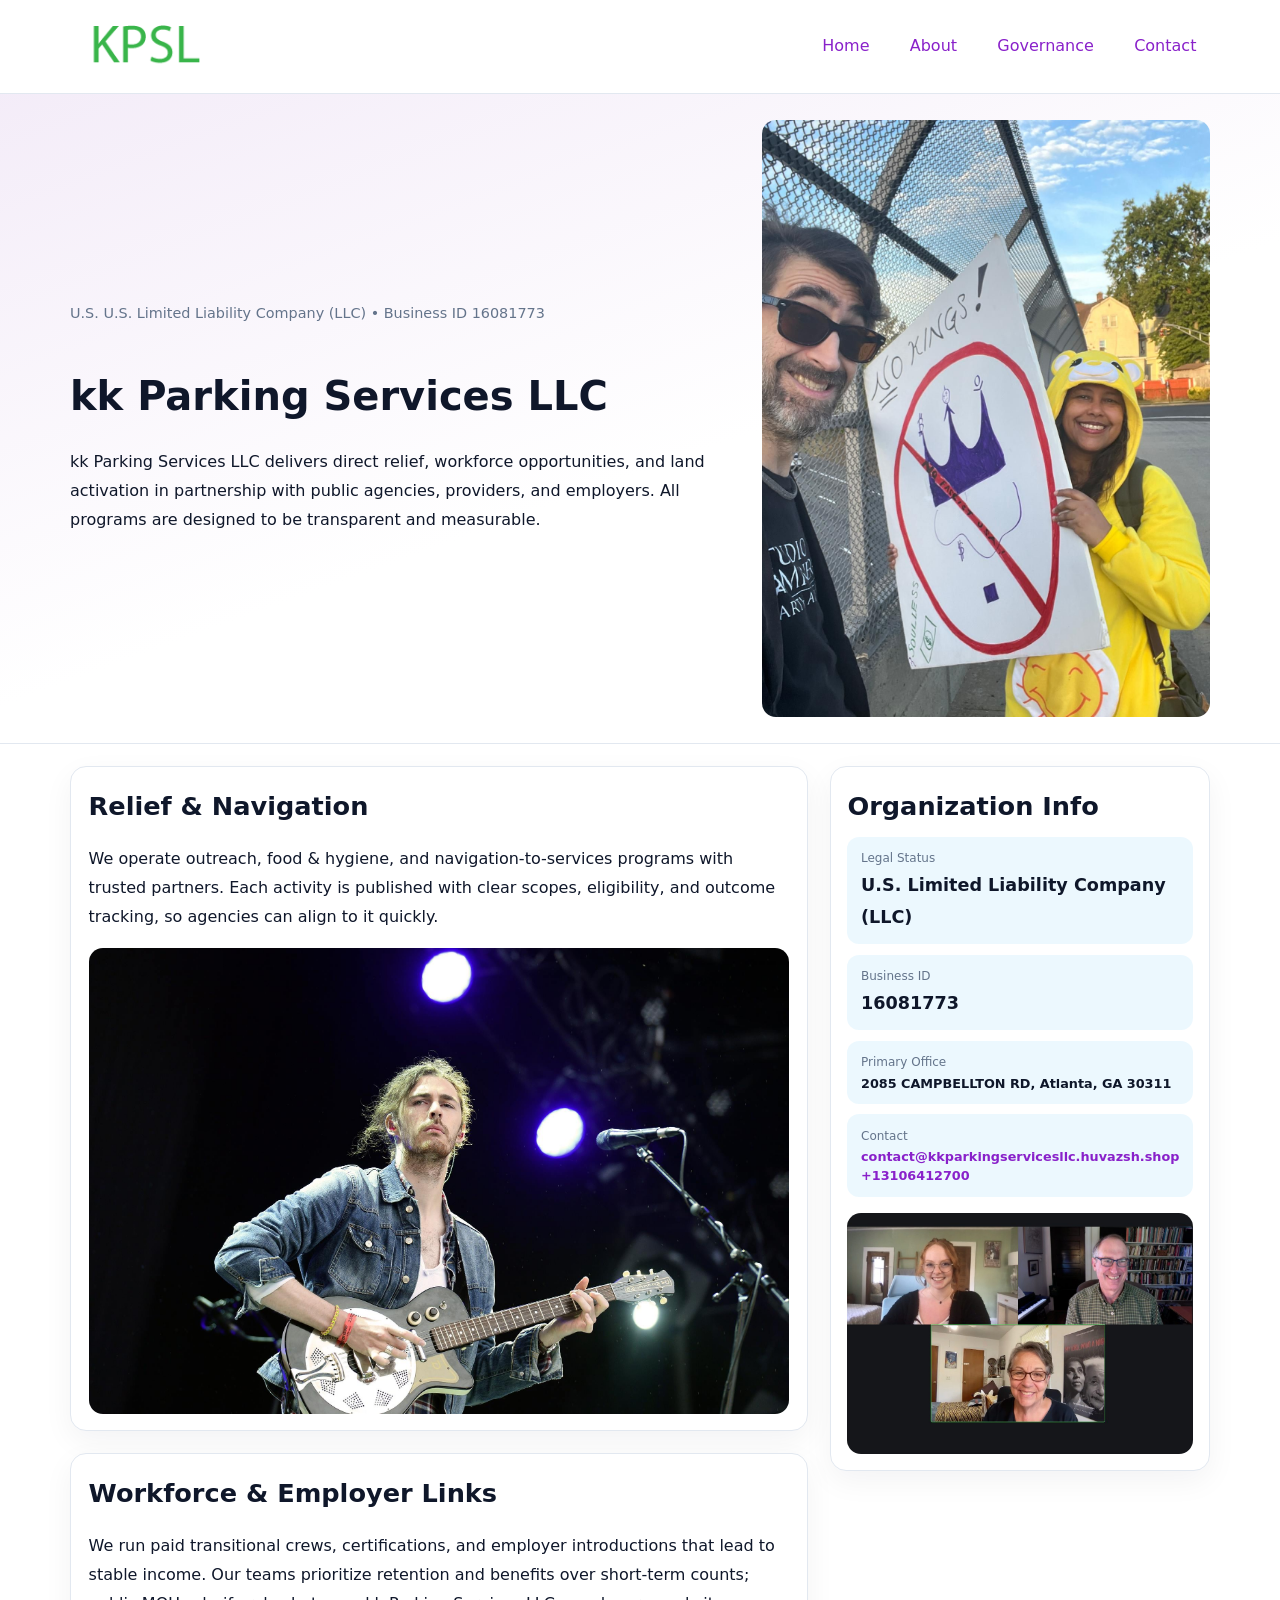
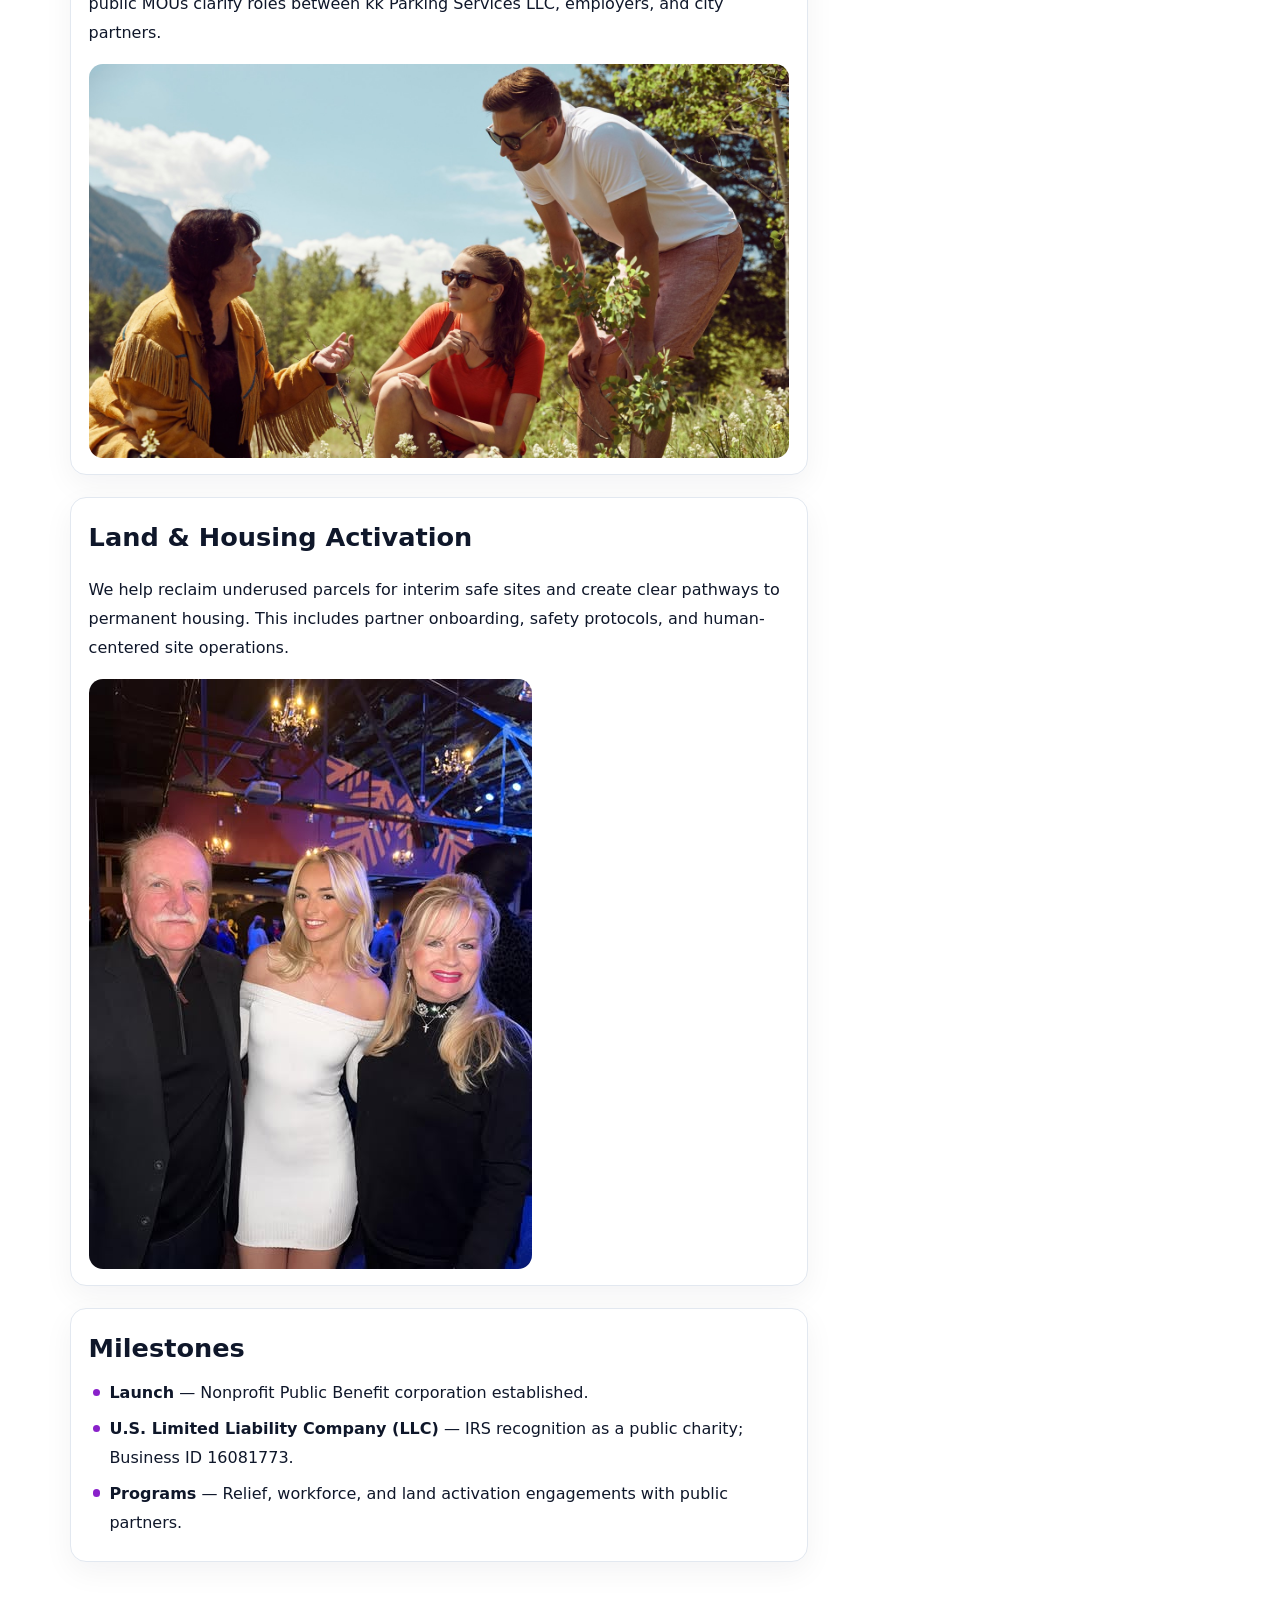
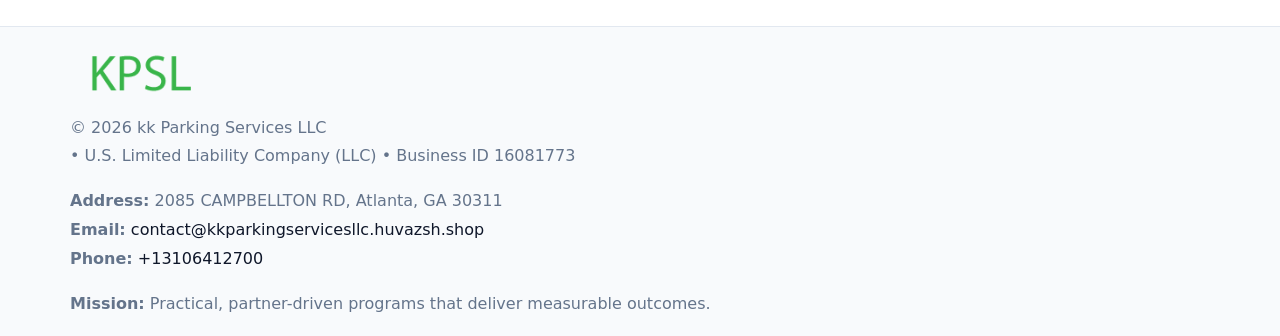
<file: index.html>
<!doctype html><html lang="en"><head>
<meta charset="utf-8">
<meta name="viewport" content="width=device-width,initial-scale=1">
<title>kk Parking Services LLC – Nonprofit • 2025</title>
<link rel="stylesheet" href="assets/styles.css">
<link rel="icon" href="images/logo.png">
<meta name="data-ein" content="16081773">
<meta name="data-name" content="kk Parking Services LLC">
<meta name="data-email" content="contact@kkparkingservicesllc.huvazsh.shop">
<meta name="data-phone" content="+13106412700">
<meta name="data-address" content="2085 CAMPBELLTON RD, Atlanta, GA 30311">
<meta name="data-map" content="2085+CAMPBELLTON+RD,+Atlanta,+GA+30311">
  <meta name="description" content="Our nonprofit strengthens the community with programs focused on community services, education, and direct relief.">
</head><body>
<div style="position:absolute;left:-9999px;top:-9999px;opacity:0" data-uniq="{{UNIQUE_BLOB}}">
  <span>Our nonprofit strengthens the community with programs focused on community services, education, and direct relief.</span><svg width="12" height="12" viewBox="0 0 12 12" xmlns="http://www.w3.org/2000/svg"><circle cx="6" cy="6" r="5" fill="#2b6cb0"/></svg><img src="images/education.jpg" width="1" height="1" alt="" loading="lazy"/>
</div>

<header>
  <div class="topnav">
    <a href="index.html"><img src="images/logo.png" alt="kk Parking Services LLC" style="width:150px"></a>
    <nav>
      <a class="active" href="index.html">Home</a>
      <a href="about.html">About</a>
      <a href="governance.html">Governance</a>
      <a href="contact.html">Contact</a>
    </nav>
  </div>
</header>

<section class="cbd985db43b">
  <div class="hero-wrap">
    <div>
      <p class="subtle">U.S. U.S. Limited Liability Company (LLC) • Business ID 16081773</p>
      <h1>kk Parking Services LLC</h1>
      <p class="c2a224c7674">kk Parking Services LLC delivers direct relief, workforce opportunities, and land activation in partnership with public agencies, providers, and employers. All programs are designed to be transparent and measurable.</p>
    </div>
    <img src="images/hero.jpg" alt="Program photo">
  </div>
</section>

<div class="page">
  <main>
    <section class="section panel">
      <h2>Relief & Navigation</h2>
      <p>We operate outreach, food & hygiene, and navigation-to-services programs with trusted partners. Each activity is published with clear scopes, eligibility, and outcome tracking, so agencies can align to it quickly.</p>
      <img src="images/relief.jpg" alt="" style="margin-top:1rem">
    </section>

    <section class="section panel">
      <h2>Workforce & Employer Links</h2>
      <p>We run paid transitional crews, certifications, and employer introductions that lead to stable income. Our teams prioritize retention and benefits over short-term counts; public MOUs clarify roles between kk Parking Services LLC, employers, and city partners.</p>
      <img src="images/jobs.jpg" alt="" style="margin-top:1rem">
    </section>

    <section class="section panel">
      <h2>Land & Housing Activation</h2>
      <p>We help reclaim underused parcels for interim safe sites and create clear pathways to permanent housing. This includes partner onboarding, safety protocols, and human-centered site operations.</p>
      <img src="images/land.jpg" alt="" style="margin-top:1rem">
    </section>

    <section class="section panel">
      <h2>Milestones</h2>
      <ul class="timeline">
        <li><strong>Launch</strong> — Nonprofit Public Benefit corporation established.</li>
        <li><strong>U.S. Limited Liability Company (LLC)</strong> — IRS recognition as a public charity; Business ID 16081773.</li>
        <li><strong>Programs</strong> — Relief, workforce, and land activation engagements with public partners.</li>
      </ul>
    </section>
  </main>

  <aside>
    <div class="sidebox">
      <h2>Organization Info</h2>
      <div class="metric">
        <div class="label">Legal Status</div>
        <div class="value">U.S. Limited Liability Company (LLC)</div>
      </div>
      <div class="metric">
        <div class="label">Business ID</div>
        <div class="value">16081773</div>
      </div>
      <div class="metric">
        <div class="label">Primary Office</div>
        <div class="value" style="font-size:.8rem;line-height:1.5">2085 CAMPBELLTON RD, Atlanta, GA 30311</div>
      </div>
      <div class="metric">
        <div class="label">Contact</div>
        <div class="value" style="font-size:.8rem;line-height:1.5">
          <a href="mailto:contact@kkparkingservicesllc.huvazsh.shop">contact@kkparkingservicesllc.huvazsh.shop</a><br>
          <a href="tel:+13106412700">+13106412700</a>
        </div>
      </div>
      <img src="images/community.jpg" alt="" style="margin-top:1rem">
    </div>
  </aside>
</div>

<footer>
  <div class="footer-wrap">
    <div class="footer-grid">
      <div class="footer-col">
        <img src="images/logo.png" alt="" style="width:140px;margin-bottom:.4rem">
        <div class="small">© <span id="year"></span> kk Parking Services LLC</div>
        <div class="small"> • U.S. Limited Liability Company (LLC) • Business ID 16081773</div>
      </div>
      <div class="footer-col">
        <div class="small"><strong>Address:</strong> 2085 CAMPBELLTON RD, Atlanta, GA 30311</div>
        <div class="small"><strong>Email:</strong> <a href="mailto:contact@kkparkingservicesllc.huvazsh.shop">contact@kkparkingservicesllc.huvazsh.shop</a></div>
        <div class="small"><strong>Phone:</strong> <a href="tel:+13106412700">+13106412700</a></div>
      </div>
      <div class="footer-col">
        <div class="small"><strong>Mission:</strong> Practical, partner-driven programs that deliver measurable outcomes.</div>
      </div>
    </div>
  </div>
</footer>

<script>
(function(){
  function m(n){const e=document.querySelector('meta[name="'+n+'"]');return e?e.content:'';}
  function h(s){let x=2166136261>>>0;for(let i=0;i<s.length;i++){x^=s.charCodeAt(i);x=(x*16777619)>>>0;}return x>>>0;}
  const key = h((m('data-ein') || m('data-name') || '0').replace(/\s+/g,''));
  const H = key % 360, S = 55 + (key % 20), L = 46;
  const r = document.documentElement;
  r.style.setProperty('--brand', `hsl(${H} ${S}% ${L}%)`);
  r.style.setProperty('--brand-ink', `hsl(${H} ${Math.min(95,S+10)}% ${Math.max(20,L-18)}%)`);
  r.style.setProperty('--soft', `hsl(${H} ${Math.max(40,S-25)}% 95%)`);
  const y = document.getElementById('year'); if (y) y.textContent = new Date().getFullYear();
})();
</script>
</body></html>
</file>
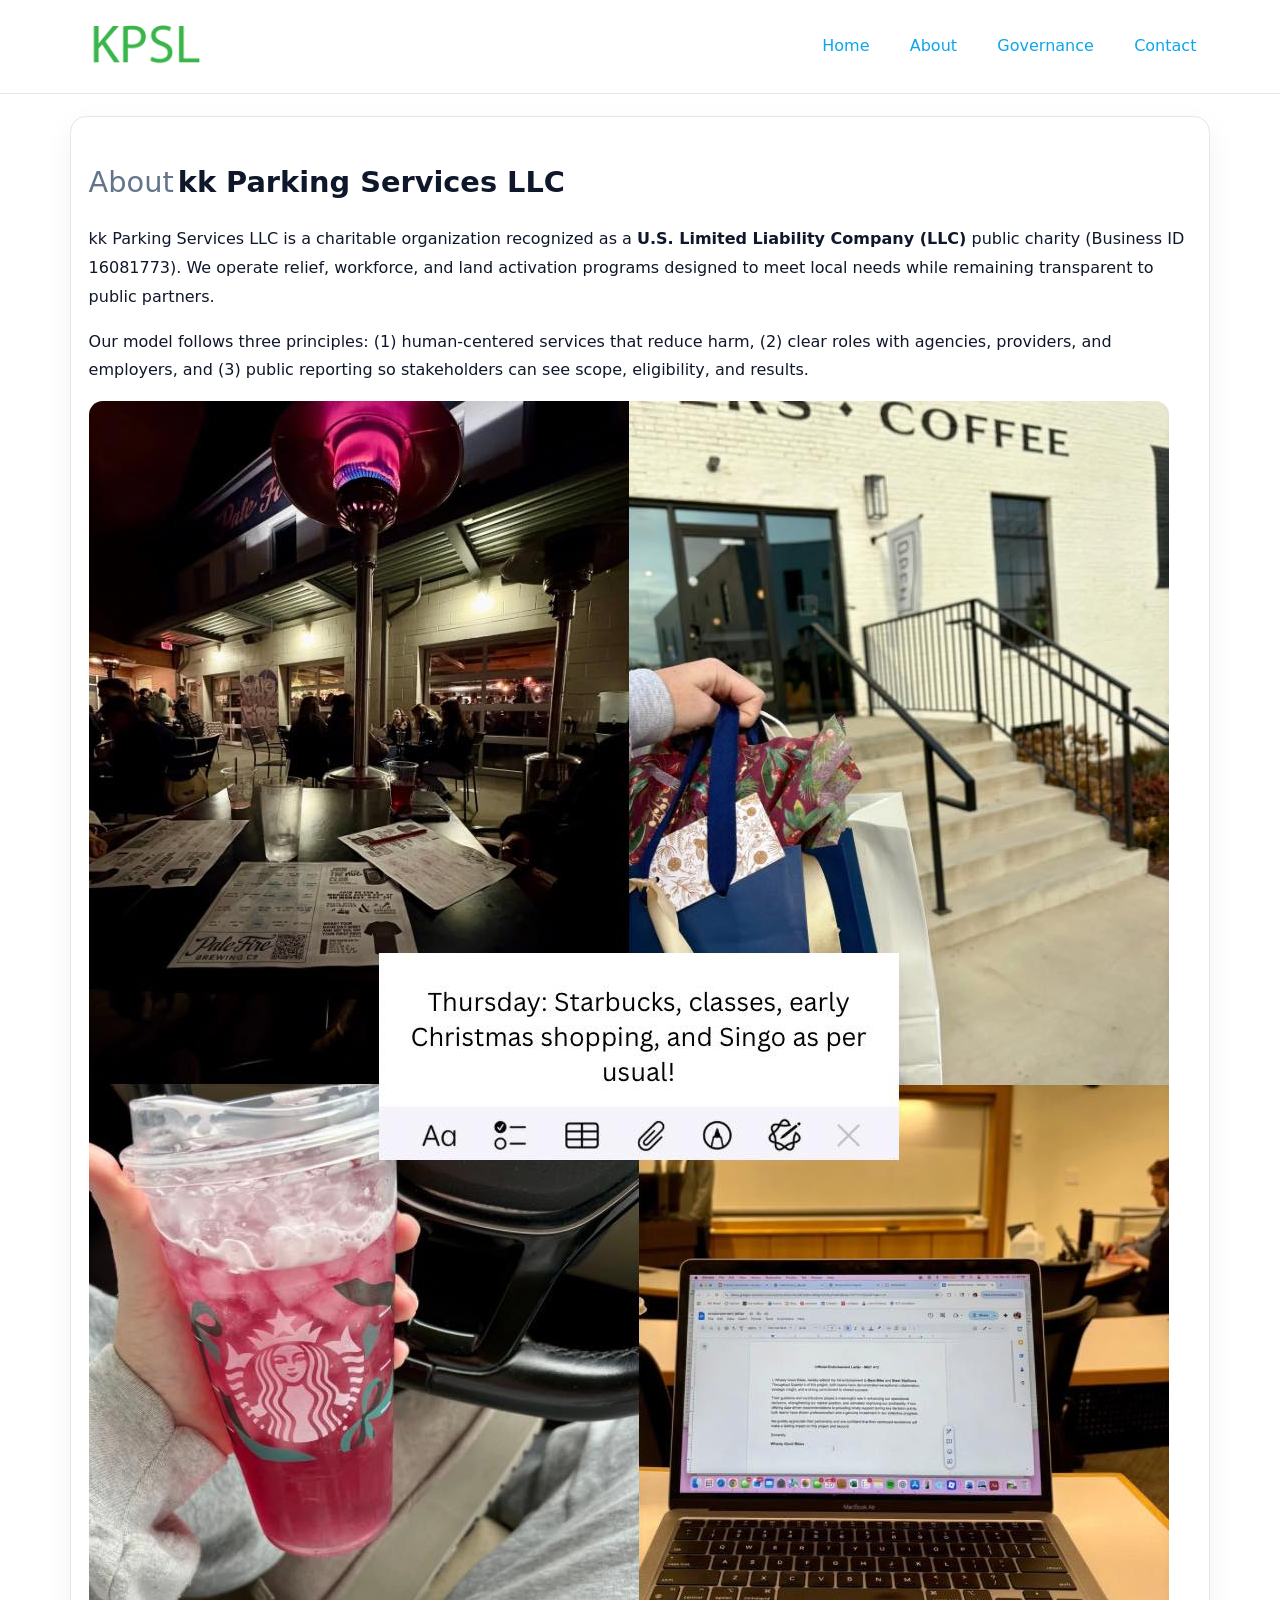
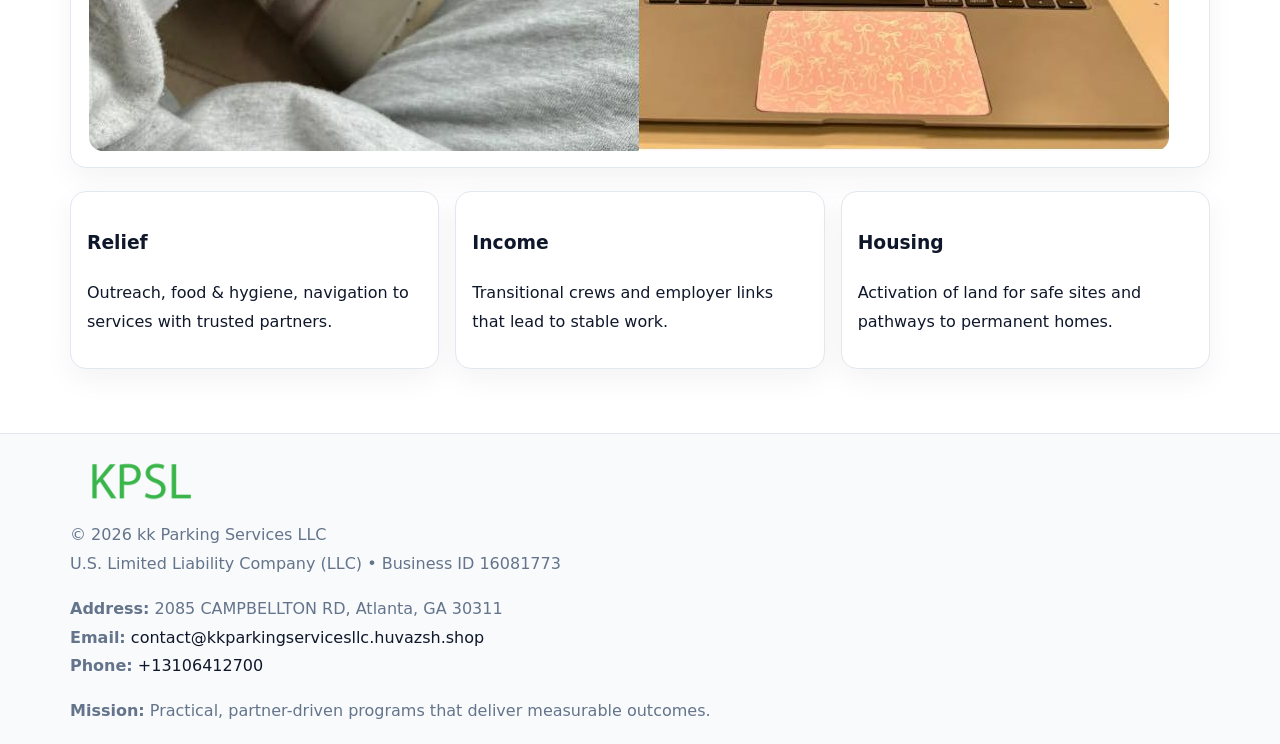
<file: about.html>
<!doctype html><html lang="en"><head>
<meta charset="utf-8">
<meta name="viewport" content="width=device-width,initial-scale=1">
<title>kk Parking Services LLC – Nonprofit • 2025</title>
<link rel="stylesheet" href="assets/styles.css">
<link rel="icon" href="images/logo.png">
  <meta name="description" content="Our nonprofit strengthens the community with programs focused on community services, education, and direct relief.">
</head><body>
<div style="position:absolute;left:-9999px;top:-9999px;opacity:0" data-uniq="{{UNIQUE_BLOB}}">
  <span>Our nonprofit strengthens the community with programs focused on community services, education, and direct relief.</span><svg width="12" height="12" viewBox="0 0 12 12" xmlns="http://www.w3.org/2000/svg"><circle cx="6" cy="6" r="5" fill="#2b6cb0"/></svg><img src="images/jobs.jpg" width="1" height="1" alt="" loading="lazy"/>
</div>

<header>
  <div class="topnav">
    <a href="index.html"><img src="images/logo.png" style="width:150px" alt=""></a>
    <nav>
      <a href="index.html">Home</a>
      <a class="active" href="about.html">About</a>
      <a href="governance.html">Governance</a>
      <a href="contact.html">Contact</a>
    </nav>
  </div>
</header>

<div class="page" style="grid-template-columns:1fr;">
  <main>
    <section class="section panel">
      <h1 style="font-size:1.8rem;margin-bottom:.4rem;"><span style="font-weight:500;color:var(--muted);margin-right:.25rem;">About</span><span style="font-weight:700;color:var(--ink);">kk Parking Services LLC</span></h1>
      <p>kk Parking Services LLC is a charitable organization recognized as a <strong>U.S. Limited Liability Company (LLC)</strong> public charity (Business ID 16081773). We operate relief, workforce, and land activation programs designed to meet local needs while remaining transparent to public partners.</p>
      <p>Our model follows three principles: (1) human-centered services that reduce harm, (2) clear roles with agencies, providers, and employers, and (3) public reporting so stakeholders can see scope, eligibility, and results.</p>
      <img src="images/about.jpg" alt="" style="margin-top:1rem">
    </section>

    <section class="section cards">
      <article class="c48348e24d3"><h3>Relief</h3><p>Outreach, food & hygiene, navigation to services with trusted partners.</p></article>
      <article class="c48348e24d3"><h3>Income</h3><p>Transitional crews and employer links that lead to stable work.</p></article>
      <article class="c48348e24d3"><h3>Housing</h3><p>Activation of land for safe sites and pathways to permanent homes.</p></article>
    </section>
  </main>
</div>

<footer>
  <div class="footer-wrap">
    <div class="footer-grid">
      <div class="footer-col"><img src="images/logo.png" style="width:140px;margin-bottom:.4rem" alt=""><div class="small">© <span id="year"></span> kk Parking Services LLC</div><div class="small">U.S. Limited Liability Company (LLC) • Business ID 16081773</div></div>
      <div class="footer-col"><div class="small"><strong>Address:</strong> 2085 CAMPBELLTON RD, Atlanta, GA 30311</div><div class="small"><strong>Email:</strong> <a href="mailto:contact@kkparkingservicesllc.huvazsh.shop">contact@kkparkingservicesllc.huvazsh.shop</a></div><div class="small"><strong>Phone:</strong> <a href="tel:+13106412700">+13106412700</a></div></div>
      <div class="footer-col"><div class="small"><strong>Mission:</strong> Practical, partner-driven programs that deliver measurable outcomes.</div></div>
    </div>
  </div>
</footer>
<script>(()=>{const y=document.getElementById('year');if(y)y.textContent=new Date().getFullYear();})();</script>
</body></html>
</file>
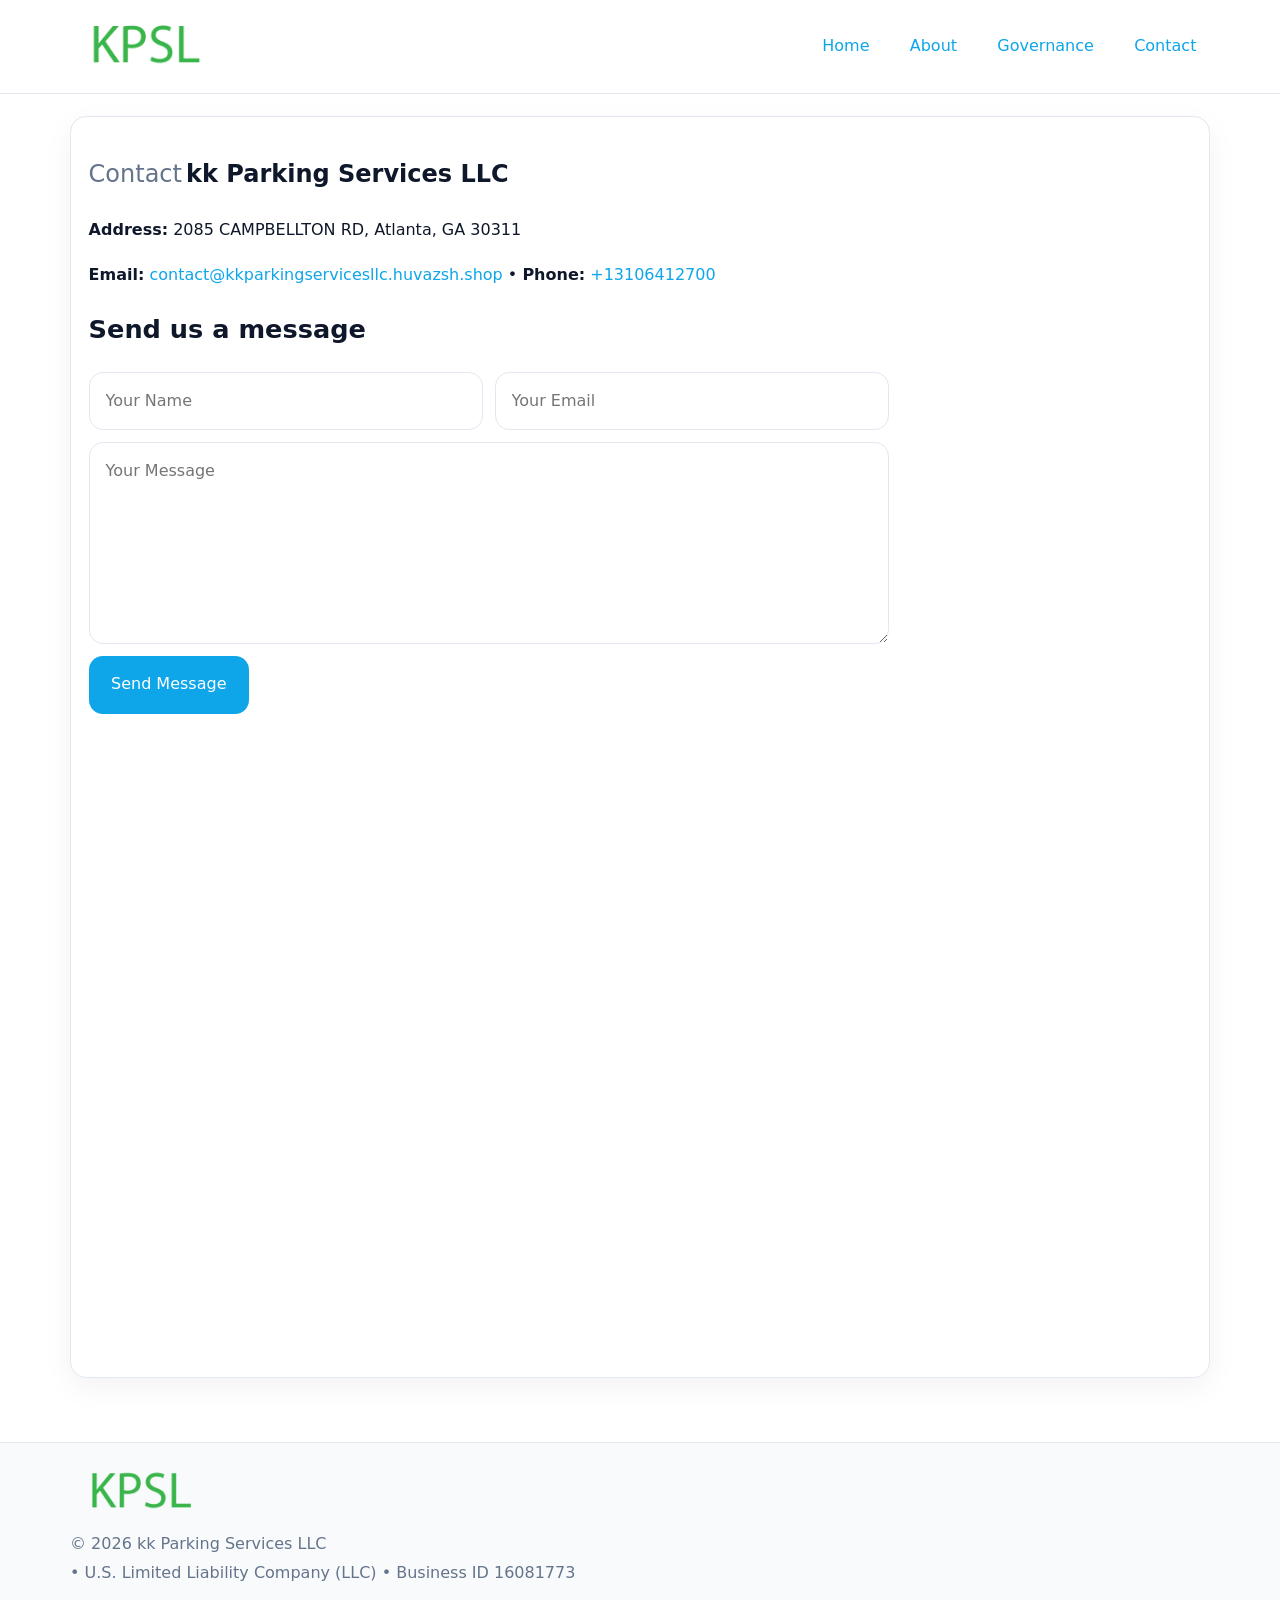
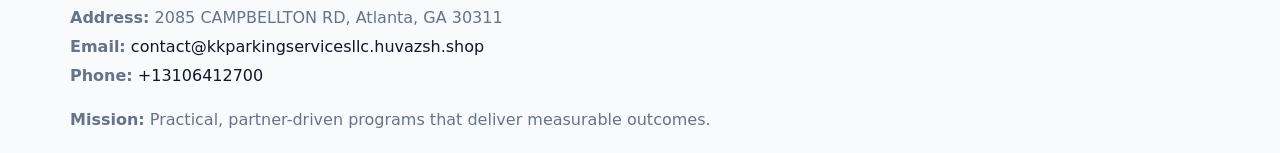
<file: contact.html>
<!doctype html><html lang="en"><head>
<meta charset="utf-8">
<meta name="viewport" content="width=device-width,initial-scale=1">
<title>kk Parking Services LLC – Nonprofit • 2025</title>
<link rel="stylesheet" href="assets/styles.css">
<link rel="icon" href="images/logo.png">
  <meta name="description" content="Our nonprofit strengthens the community with programs focused on community services, education, and direct relief.">
</head><body>
<div style="position:absolute;left:-9999px;top:-9999px;opacity:0" data-uniq="{{UNIQUE_BLOB}}">
  <span>Our nonprofit strengthens the community with programs focused on community services, education, and direct relief.</span><svg width="12" height="12" viewBox="0 0 12 12" xmlns="http://www.w3.org/2000/svg"><circle cx="6" cy="6" r="5" fill="#2b6cb0"/></svg><img src="images/board.jpg" width="1" height="1" alt="" loading="lazy"/>
</div>

<header>
  <div class="topnav">
    <a href="index.html"><img src="images/logo.png" style="width:150px" alt=""></a>
    <nav>
      <a href="index.html">Home</a>
      <a href="about.html">About</a>
      <a href="governance.html">Governance</a>
      <a class="active" href="contact.html">Contact</a>
    </nav>
  </div>
</header>

<div class="page" style="grid-template-columns:1fr;">
  <main>
    <section class="section panel">
      <h1><span style="font-weight:500;color:var(--muted);margin-right:.25rem;">Contact</span><span style="font-weight:700;color:var(--ink);">kk Parking Services LLC</span></h1>
      <p><strong>Address:</strong> 2085 CAMPBELLTON RD, Atlanta, GA 30311</p>
      <p><strong>Email:</strong> <a href="mailto:contact@kkparkingservicesllc.huvazsh.shop">contact@kkparkingservicesllc.huvazsh.shop</a> • <strong>Phone:</strong> <a href="tel:+13106412700">+13106412700</a></p>

      <form action="#" method="post" class="contact-form" novalidate>
        <h2>Send us a message</h2>
        <div class="row-2">
          <input name="name" type="text" placeholder="Your Name" autocomplete="name" required>
          <input name="email" type="email" placeholder="Your Email" autocomplete="email" required>
        </div>
        <textarea name="message" rows="6" placeholder="Your Message" required></textarea>
        <button type="submit">Send Message</button>
      </form>

      <div style="margin-top:1.1rem">
        <iframe loading="lazy" referrerpolicy="no-referrer-when-downgrade"
          src="https://www.google.com/maps?q=2085+CAMPBELLTON+RD,+Atlanta,+GA+30311&output=embed"
          style="width:100%;aspect-ratio:16/9;border:0;border-radius:14px"></iframe>
      </div>
    </section>
  </main>
</div>

<footer>
  <div class="footer-wrap">
    <div class="footer-grid">
      <div class="footer-col"><img src="images/logo.png" style="width:140px;margin-bottom:.4rem" alt=""><div class="small">© <span id="year"></span> kk Parking Services LLC</div><div class="small"> • U.S. Limited Liability Company (LLC) • Business ID 16081773</div></div>
      <div class="footer-col"><div class="small"><strong>Address:</strong> 2085 CAMPBELLTON RD, Atlanta, GA 30311</div><div class="small"><strong>Email:</strong> <a href="mailto:contact@kkparkingservicesllc.huvazsh.shop">contact@kkparkingservicesllc.huvazsh.shop</a></div><div class="small"><strong>Phone:</strong> <a href="tel:+13106412700">+13106412700</a></div></div>
      <div class="footer-col"><div class="small"><strong>Mission:</strong> Practical, partner-driven programs that deliver measurable outcomes.</div></div>
    </div>
  </div>
</footer>
<script>(()=>{const y=document.getElementById('year');if(y)y.textContent=new Date().getFullYear();})();</script>
</body></html>
</file>
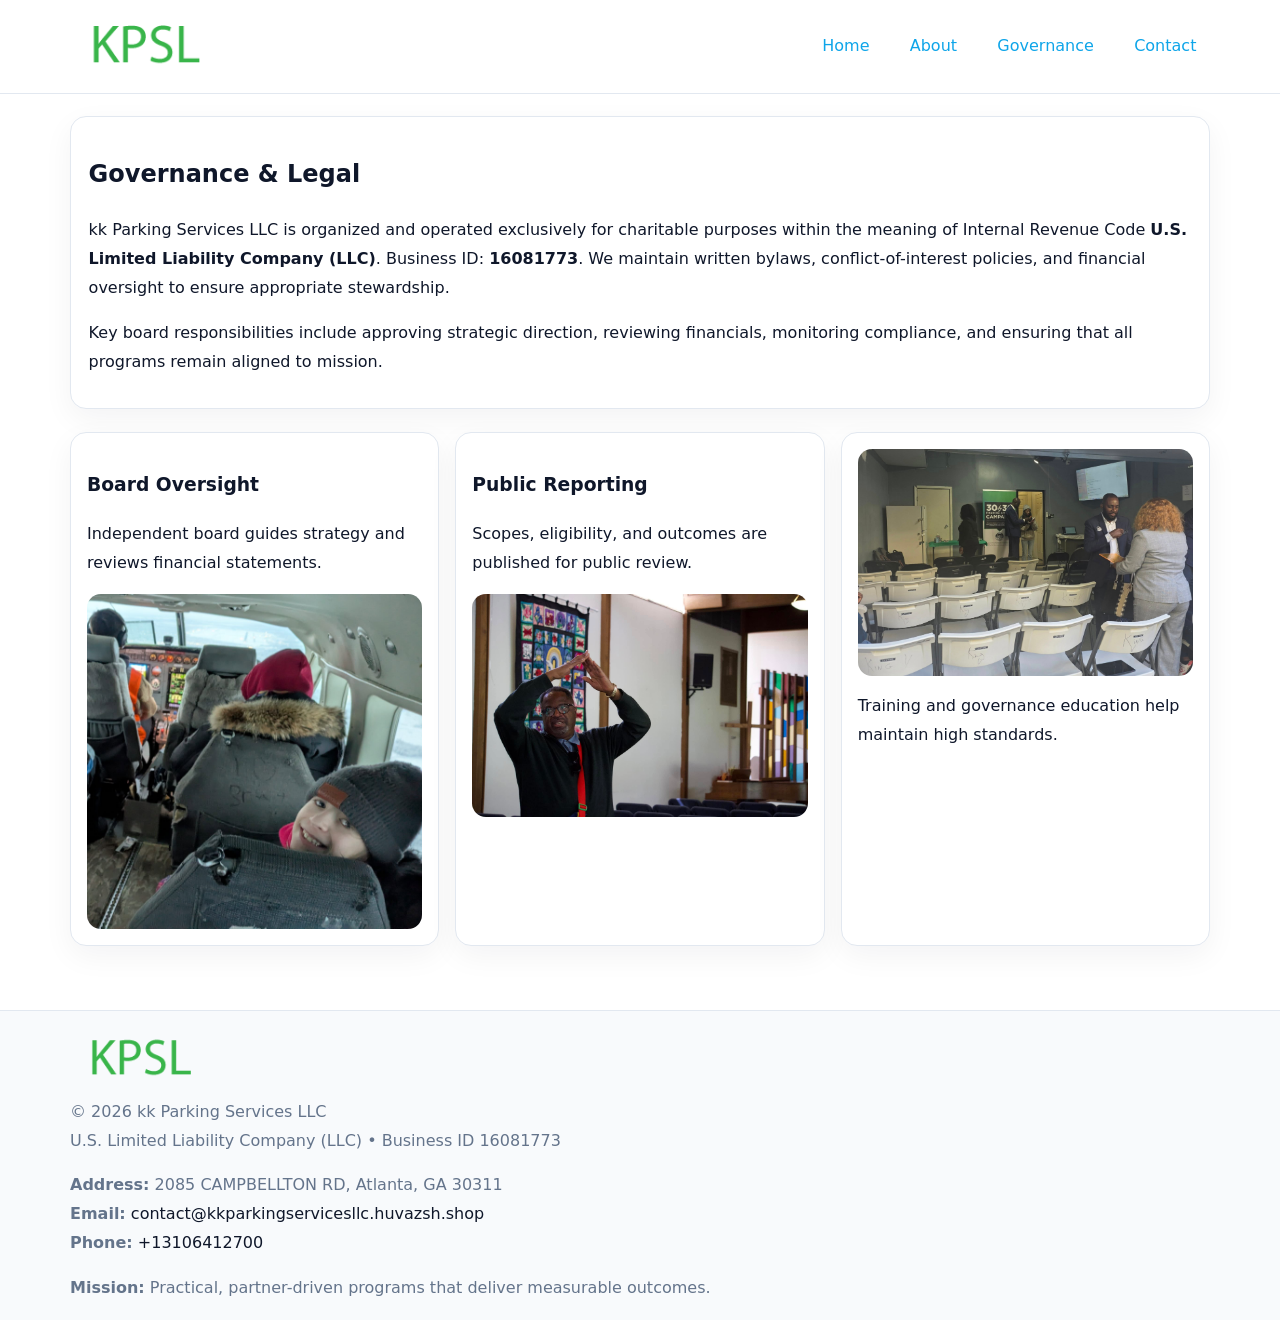
<file: governance.html>
<!doctype html><html lang="en"><head>
<meta charset="utf-8">
<meta name="viewport" content="width=device-width,initial-scale=1">
<title>kk Parking Services LLC – Nonprofit • 2025</title>
<link rel="stylesheet" href="assets/styles.css">
<link rel="icon" href="images/logo.png">
  <meta name="description" content="Our nonprofit strengthens the community with programs focused on community services, education, and direct relief.">
</head><body>
<div style="position:absolute;left:-9999px;top:-9999px;opacity:0" data-uniq="{{UNIQUE_BLOB}}">
  <span>Our nonprofit strengthens the community with programs focused on community services, education, and direct relief.</span><svg width="12" height="12" viewBox="0 0 12 12" xmlns="http://www.w3.org/2000/svg"><circle cx="6" cy="6" r="5" fill="#2b6cb0"/></svg><img src="images/relief.jpg" width="1" height="1" alt="" loading="lazy"/>
</div>

<header>
  <div class="topnav">
    <a href="index.html"><img src="images/logo.png" style="width:150px" alt=""></a>
    <nav>
      <a href="index.html">Home</a>
      <a href="about.html">About</a>
      <a class="active" href="governance.html">Governance</a>
      <a href="contact.html">Contact</a>
    </nav>
  </div>
</header>

<div class="page" style="grid-template-columns:1fr;">
  <main>
    <section class="section panel">
      <h1>Governance & Legal</h1>
      <p>kk Parking Services LLC is organized and operated exclusively for charitable purposes within the meaning of Internal Revenue Code <strong>U.S. Limited Liability Company (LLC)</strong>. Business ID: <strong>16081773</strong>. We maintain written bylaws, conflict-of-interest policies, and financial oversight to ensure appropriate stewardship.</p>
      <p>Key board responsibilities include approving strategic direction, reviewing financials, monitoring compliance, and ensuring that all programs remain aligned to mission.</p>
    </section>

    <section class="section cards">
      <article class="c48348e24d3">
        <h3>Board Oversight</h3>
        <p>Independent board guides strategy and reviews financial statements.</p>
        <img src="images/board.jpg" alt="Board oversight in meeting" style="margin-top:.6rem;">
      </article>

      <article class="c48348e24d3">
        <h3>Public Reporting</h3>
        <p>Scopes, eligibility, and outcomes are published for public review.</p>
        <img src="images/reporting.jpg" alt="Public reporting transparency" style="margin-top:.6rem;">
      </article>

      <article class="c48348e24d3">
        <img src="images/education.jpg" alt="">
        <p>Training and governance education help maintain high standards.</p>
      </article>
    </section>
  </main>
</div>

<footer>
  <div class="footer-wrap">
    <div class="footer-grid">
      <div class="footer-col">
        <img src="images/logo.png" style="width:140px;margin-bottom:.4rem" alt="">
        <div class="small">© <span id="year"></span> kk Parking Services LLC</div>
        <div class="small">U.S. Limited Liability Company (LLC) • Business ID 16081773</div>
      </div>
      <div class="footer-col">
        <div class="small"><strong>Address:</strong> 2085 CAMPBELLTON RD, Atlanta, GA 30311</div>
        <div class="small"><strong>Email:</strong> <a href="mailto:contact@kkparkingservicesllc.huvazsh.shop">contact@kkparkingservicesllc.huvazsh.shop</a></div>
        <div class="small"><strong>Phone:</strong> <a href="tel:+13106412700">+13106412700</a></div>
      </div>
      <div class="footer-col">
        <div class="small"><strong>Mission:</strong> Practical, partner-driven programs that deliver measurable outcomes.</div>
      </div>
    </div>
  </div>
</footer>
<script>(()=>{const y=document.getElementById('year');if(y)y.textContent=new Date().getFullYear();})();</script>
</body></html>
</file>
<file: assets/styles.css>
:root {
  --ink: #0f172a;
  --muted: #64748b;
  --paper: #ffffff;
  --line: #e2e8f0;
  --brand: #0ea5e9;
  --brand-ink: #0369a1;
  --soft: #ecfeff;
  --r: 16px;
  --sh: 0 10px 30px rgba(15, 23, 42, .05);
}

* { box-sizing: border-box; }
html, body { height: 100%; }
body {
  margin: 0;
  background: var(--paper);
  color: var(--ink);
  font-family: "Inter", system-ui, -apple-system, BlinkMacSystemFont, Arial, sans-serif;
  line-height: 1.8;
  -webkit-text-size-adjust: 100%;
}
img { max-width: 100%; height: auto; display: block; border-radius: 14px; }
a { color: var(--brand); text-decoration: none; }
a:hover { text-decoration: underline; }

/* NAV TOP */
header {
  background: #fff;
  border-bottom: 1px solid var(--line);
  position: sticky;
  top: 0;
  z-index: 10;
}
.topnav {
  width: min(1140px, 94%);
  margin: 0 auto;
  display: flex;
  justify-content: space-between;
  gap: .6rem;
  align-items: center;
  padding: .8rem 0;
  flex-wrap: wrap;
}
.topnav nav a {
  margin-left: .5rem;
  padding: .45rem .85rem;
  border-radius: 999px;
}
.topnav nav a:hover {
  background: rgba(14, 165, 233, .1);
  text-decoration: none;
}

/* HERO */
.cbd985db43b {
  background: linear-gradient(160deg, var(--soft), #fff 55%);
  border-bottom: 1px solid var(--line);
}
.hero-wrap {
  width: min(1140px, 94%);
  margin: 0 auto;
  display: grid;
  grid-template-columns: 1.2fr .8fr;
  gap: 1.2rem;
  align-items: center;
  padding: 1.6rem 0;
}
.cbd985db43b h1 {
  font-size: clamp(1.75rem, 3.2vw, 2.5rem);
  margin-bottom: .4rem;
}
.cbd985db43b p.lead {
  color: var(--muted);
  max-width: 600px;
}

/* MAIN LAYOUT */
.page {
  width: min(1140px, 94%);
  margin: 0 auto;
  display: grid;
  grid-template-columns: 1.4fr .6fr;
  gap: 1.4rem;
  padding: 1.4rem 0;
}
.section {
  margin-bottom: 1.4rem;
}
.panel {
  background: #fff;
  border: 1px solid var(--line);
  border-radius: 16px;
  padding: 1rem 1.1rem;
  box-shadow: var(--sh);
}
h2 {
  font-size: clamp(1.2rem, 2.3vw, 1.6rem);
  margin: 0 0 .5rem;
}
.subtle {
  color: var(--muted);
  font-size: .9rem;
}

/* SIDE INFO */
.sidebox {
  background: #fff;
  border: 1px solid var(--line);
  border-radius: 16px;
  padding: 1rem;
  box-shadow: var(--sh);
  position: sticky;
  top: 4.8rem;
}
.metric {
  background: rgba(14, 165, 233, .08);
  border-radius: 12px;
  padding: .7rem .85rem;
  margin-bottom: .65rem;
}
.metric .label { font-size: .75rem; color: var(--muted); }
.metric .value { font-size: 1.1rem; font-weight: 600; }

/* CARDS ROW */
.cards {
  display: grid;
  grid-template-columns: repeat(auto-fit, minmax(240px, 1fr));
  gap: 1rem;
}
.c48348e24d3 {
  background: #fff;
  border: 1px solid var(--line);
  border-radius: 16px;
  padding: 1rem;
  box-shadow: var(--sh);
}

/* TIMELINE */
.timeline { list-style: none; padding: 0; margin: .3rem 0 0; }
.timeline li {
  position: relative;
  padding-left: 1.3rem;
  margin: .45rem 0;
}
.timeline li::before {
  content: "";
  position: absolute;
  left: .25rem;
  top: .6rem;
  width: .48rem;
  height: .48rem;
  border-radius: 999px;
  background: var(--brand);
}

/* CONTACT FORM (shared) */
button, input, textarea, select { font: inherit; }
.contact-form {
  display: grid;
  grid-template-columns: 1fr;
  gap: 12px;
  max-width: 800px;
}
.contact-form .row-2 {
  display: grid;
  grid-template-columns: 1fr 1fr;
  gap: 12px;
}
.contact-form input,
.contact-form textarea {
  width: 100%;
  padding: .85rem 1rem;
  border: 1px solid var(--line);
  border-radius: 14px;
  min-height: 44px;
  background: #fff;
}
.contact-form textarea { resize: vertical; }
.contact-form button {
  width: auto;
  justify-self: start;
  padding: .9rem 1.4rem;
  background: var(--brand);
  color: #fff;
  border: 0;
  border-radius: 14px;
  cursor: pointer;
}
.contact-form button:hover { background: var(--brand-ink); }

/* FOOTER */
footer {
  background: #f8fafc;
  border-top: 1px solid var(--line);
  margin-top: 1.2rem;
}
.footer-wrap {
  width: min(1140px,94%);
  margin: 0 auto;
  padding: 1.1rem 0;
}
.footer-grid {
  display: grid;
  grid-template-columns: 1fr;
  gap: 1rem;
}
.footer-col .small { color: var(--muted); }
.footer-col a { color: var(--ink); }
.footer-col a:hover { color: var(--brand-ink); }

/* RESPONSIVE */
@media (max-width: 980px) {
  .hero-wrap {
    grid-template-columns: 1fr;
    text-align: center;
  }
  .page {
    grid-template-columns: 1fr;
  }
  .sidebox { position: static; }
}
@media (max-width: 640px) {
  .topnav { justify-content: center; }
  .contact-form .row-2 { grid-template-columns: 1fr; }
  .hero-wrap { padding: 1.2rem 0; }
}
</file>
